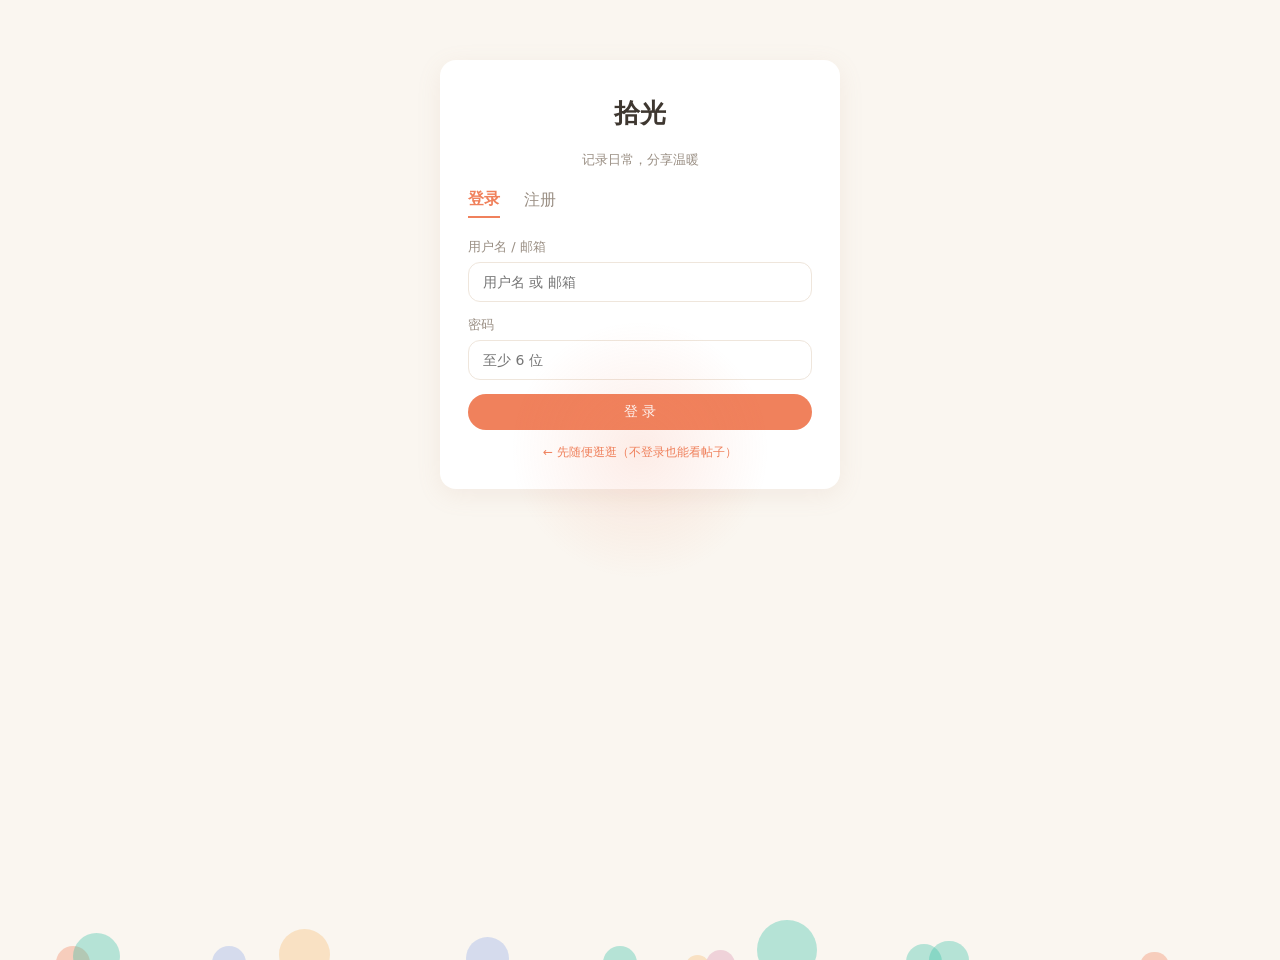
<file: login.html>
<!DOCTYPE html>
<html lang="zh-CN">
<head>
  <meta charset="UTF-8">
  <meta name="viewport" content="width=device-width, initial-scale=1.0">
  <title>登录 / 注册 · 拾光</title>
  <link rel="stylesheet" href="css/style.css">
  <!-- 顺序很重要：先 Supabase 官方库，再我们的公共脚本 -->
  <script src="js/supabase.js"></script>
  <script src="js/app.js"></script>
</head>
<body>
  <!-- 登录 / 注册共用一张卡片，靠切换标签区分 -->
  <div class="form-card card">
    <h1 class="page-title">拾光</h1>
    <p class="muted" style="text-align:center;margin-bottom:20px">记录日常，分享温暖</p>

    <div class="tabs">
      <button class="tab active" id="tabLogin" onclick="switchTab('login')">登录</button>
      <button class="tab" id="tabReg" onclick="switchTab('reg')">注册</button>
    </div>

    <!-- 登录表单 -->
    <form id="loginForm" onsubmit="return false">
      <div class="field">
        <label>用户名 / 邮箱</label>
        <input type="text" id="loginId" placeholder="用户名 或 邮箱" required>
      </div>
      <div class="field">
        <label>密码</label>
        <input type="password" id="loginPwd" placeholder="至少 6 位" required>
      </div>
      <button type="submit" class="btn btn-primary" style="width:100%">登 录</button>
    </form>

    <!-- 注册表单（默认隐藏） -->
    <form id="regForm" style="display:none" onsubmit="return false">
      <div class="field">
        <label>用户名（注册后即是你的昵称）</label>
        <input type="text" id="regUsername" placeholder="4-20位字母、数字或下划线" minlength="4" maxlength="20" required>
      </div>
      <div class="field">
        <label>密码</label>
        <input type="password" id="regPwd" placeholder="至少 6 位" minlength="6" required>
      </div>
      <button type="submit" class="btn btn-primary" style="width:100%">注 册</button>
      <p class="muted" style="margin-top:10px;text-align:center">无需真实邮箱；请牢记密码（虚拟账号无法找回密码）</p>
    </form>

    <p class="form-hint"><a href="index.html">← 先随便逛逛（不登录也能看帖子）</a></p>
  </div>

  <!-- 提示条 -->
  <div id="toast"></div>

  <script>
    /* 提示函数：App 加载失败时退化为浏览器弹窗，保证一定看得到 */
    function tip(msg) {
      if (window.App) { App.showToast(msg); } else { alert(msg); }
    }

    /* 切换"登录 / 注册"标签 */
    function switchTab(which) {
      const isLogin = which === "login";
      document.getElementById("loginForm").style.display = isLogin ? "" : "none";
      document.getElementById("regForm").style.display = isLogin ? "none" : "";
      document.getElementById("tabLogin").classList.toggle("active", isLogin);
      document.getElementById("tabReg").classList.toggle("active", !isLogin);
    }

    /* 用户名转虚拟邮箱：注册/登录都统一转成 email 再交给 Supabase。
   例：用户输 "xiaoming" → 实际账号是 xiaoming@shiguang.user
   登录时如果输入的是真邮箱（含 @）则原样使用，兼容老账号 */
    const FAKE_DOMAIN = "@shiguang.user";
    function toEmail(input) {
      const v = input.trim();
      return v.includes("@") ? v : v.toLowerCase() + FAKE_DOMAIN;
    }

    /* 登录：用邮箱 + 密码换取登录会话
       try/catch 兜底：无论什么错（网络不通/被拦截/密钥错误）都会弹出原因 */
    document.getElementById("loginForm").addEventListener("submit", async (e) => {
      e.preventDefault();   // 阻止表单默认刷新页面
      try {
        const { error } = await App.db.auth.signInWithPassword({
          email: toEmail(document.getElementById("loginId").value),
          password: document.getElementById("loginPwd").value,
        });
        if (error) throw error;
        tip("欢迎回来！");
        App.prefetchPosts();   // 后台预取首页数据进缓存，待会儿首页秒开
        setTimeout(() => (location.href = "index.html"), 600);
      } catch (err) {
        console.error(err);   // F12 控制台能看到原始错误对象
        tip("登录失败：" + (err.message || err));
      }
    });

    /* 注册：用户名 + 密码即完成注册，昵称直接取用户名 */
    document.getElementById("regForm").addEventListener("submit", async (e) => {
      e.preventDefault();
      try {
        const username = document.getElementById("regUsername").value.trim();
        // 校验：4-20 位字母、数字或下划线
        if (!/^[A-Za-z0-9_]{4,20}$/.test(username)) {
          tip("用户名需为 4-20 位字母、数字或下划线");
          return;
        }
        const { data, error } = await App.db.auth.signUp({
          email: username.toLowerCase() + FAKE_DOMAIN,   // 虚拟邮箱
          password: document.getElementById("regPwd").value,
        });
        if (error) throw error;
        // 如果管理员在 Supabase 里关掉了"邮箱确认"，data.session 会直接存在
        if (data.session) {
          // 数据库触发器默认给昵称"用户_xxxxxx"，这里立刻覆盖成注册的用户名
          try {
            await App.db.from("profiles").update({ username }).eq("id", data.user.id);
          } catch (updErr) { console.error(updErr); }
          tip("注册成功，欢迎加入拾光！");
          App.prefetchPosts();   // 后台预取首页数据进缓存
          setTimeout(() => (location.href = "index.html"), 600);
        } else {
          tip("注册成功！请先去邮箱点击确认链接");
        }
      } catch (err) {
        console.error(err);
        tip("注册失败：" + (err.message || err));
      }
    });

    /* 最后才启动背景特效：特效失败也不能影响登录/注册按钮 */
    try { App.initFx(); } catch (err) { console.error(err); }
  </script>
</body>
</html>
</file>
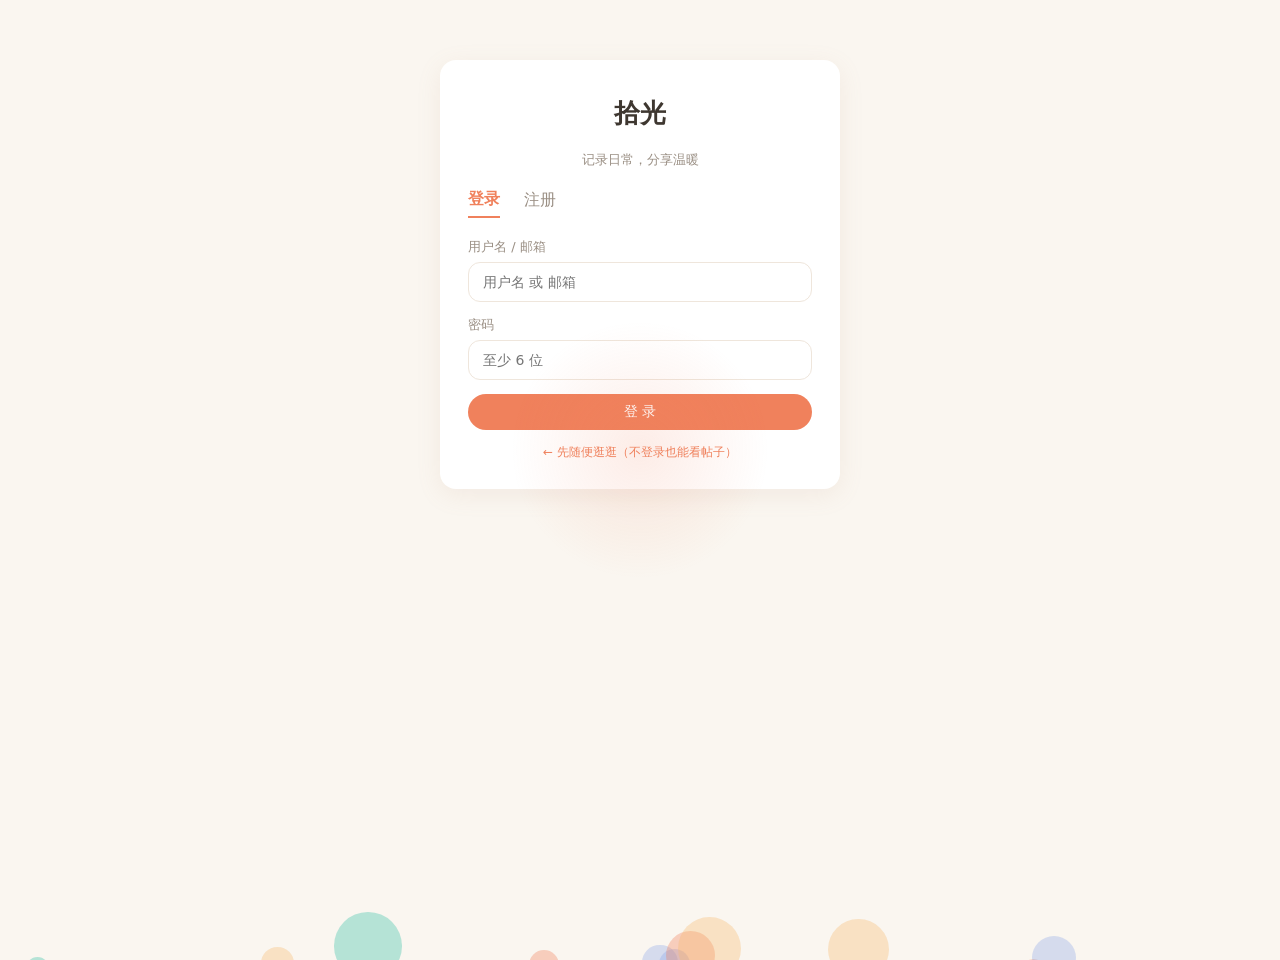
<file: post.html>
<!DOCTYPE html>
<html lang="zh-CN">
<head>
  <meta charset="UTF-8">
  <meta name="viewport" content="width=device-width, initial-scale=1.0">
  <title>发布动态 · 拾光</title>
  <link rel="stylesheet" href="css/style.css">
  <script src="js/supabase.js"></script>
  <script src="js/app.js"></script>
</head>
<body>
  <!-- ============ 顶部导航栏 ============ -->
  <nav class="navbar">
    <a class="logo" href="index.html">拾光</a>
    <div class="nav-right">
      <a class="btn btn-ghost" href="index.html">← 回首页</a>
    </div>
  </nav>

  <main class="container">
    <h1 class="page-title">发布动态</h1>
    <div class="card">
      <div class="field">
        <textarea id="postContent" maxlength="500"
                  placeholder="分享此刻的想法、心情、日常……"></textarea>
        <div style="text-align:right" class="muted">
          <span id="charCount">0</span> / 500
        </div>
      </div>
      <!-- 图片上传（二期）：选图/拖图 → 浏览器本地压缩 → 上传 Supabase 图片桶 -->
      <div class="field">
        <label>图片（选一张，发布前自动压缩）</label>
        <input type="file" id="photoInput" accept="image/*" style="display:none">
        <!-- 拖放区：点这里选图，或把图片文件直接拖进来 -->
        <div class="img-drop" id="dropZone">
          <p>点这里选择图片，或把图片文件直接拖进来</p>
          <button type="button" class="btn btn-ghost" id="pickPhotoBtn">选择图片</button>
        </div>
        <div class="img-preview-wrap" id="imgPreviewWrap" style="display:none">
          <img class="post-img" id="imgPreview" alt="图片预览">
          <button type="button" class="btn btn-ghost" id="removePhotoBtn">移除图片</button>
        </div>
        <p class="muted" style="margin-top:8px">图片会先压缩到长边 1280 像素再上传</p>
      </div>
      <button class="btn btn-primary" id="publishBtn" style="width:100%">发 布</button>
    </div>
  </main>

  <div id="toast"></div>

  <script>
    App.initFx();

    /* 发布页必须登录才能进：未登录直接跳转登录页 */
    App.requireLogin();

    /* 实时显示已输入字数 */
    document.getElementById("postContent").addEventListener("input", (e) => {
      document.getElementById("charCount").textContent = e.target.value.length;
    });

    /* ---------- 图片选择（点击 / 拖拽两种方式）与预览 ---------- */
    let chosenImage = null;    // 选中的原始图片文件
    let previewUrl = null;     // 预览用的临时地址

    /* 把选中的图片文件应用到预览 */
    function applyImage(file) {
      if (!file) return;
      if (!file.type.startsWith("image/")) { App.showToast("只支持图片文件哦"); return; }
      chosenImage = file;
      if (previewUrl) URL.revokeObjectURL(previewUrl);   // 释放上一次的预览地址
      previewUrl = URL.createObjectURL(file);            // 生成本地临时预览地址
      document.getElementById("imgPreview").src = previewUrl;
      document.getElementById("imgPreviewWrap").style.display = "";
    }

    document.getElementById("pickPhotoBtn").addEventListener("click", (e) => {
      e.stopPropagation();
      document.getElementById("photoInput").click();
    });
    document.getElementById("photoInput").addEventListener("change", (e) => applyImage(e.target.files[0]));

    /* 拖拽上传：dragover 必须 preventDefault，浏览器才允许触发 drop */
    const dropZone = document.getElementById("dropZone");
    dropZone.addEventListener("click", () => document.getElementById("photoInput").click());
    ["dragenter", "dragover"].forEach((ev) =>
      dropZone.addEventListener(ev, (e) => { e.preventDefault(); dropZone.classList.add("dragging"); })
    );
    ["dragleave", "drop"].forEach((ev) =>
      dropZone.addEventListener(ev, (e) => { e.preventDefault(); dropZone.classList.remove("dragging"); })
    );
    dropZone.addEventListener("drop", (e) => applyImage(e.dataTransfer.files && e.dataTransfer.files[0]));

    document.getElementById("removePhotoBtn").onclick = () => {
      chosenImage = null;
      document.getElementById("photoInput").value = "";
      document.getElementById("imgPreviewWrap").style.display = "none";
    };

    /* ---------- 发布：有图先传图，再插帖子 ---------- */
    document.getElementById("publishBtn").onclick = async () => {
      const btn = document.getElementById("publishBtn");
      try {
        const content = document.getElementById("postContent").value.trim();
        if (!content) { App.showToast("内容不能为空哦"); return; }

        btn.disabled = true; btn.textContent = "发布中…";
        const me = await App.getUser();

        // 第 1 步：有图 → 压缩 → 上传到 images 桶（每个用户一个文件夹）
        let imageUrl = null;
        if (chosenImage) {
          const blob = await App.compressImage(chosenImage, 1280, 0.85);
          const path = me.id + "/" + Date.now() + ".jpg";
          const { error: upErr } = await App.db.storage
            .from("images")
            .upload(path, blob, { contentType: "image/jpeg" });
          if (upErr) throw upErr;
          // 拿到这张图片的公开网址，一会儿存进 posts 表
          imageUrl = App.db.storage.from("images").getPublicUrl(path).data.publicUrl;
        }

        // 第 2 步：把帖子（含图片地址）插入 posts 表
        const { error } = await App.db
          .from("posts")
          .insert({ user_id: me.id, content, image_url: imageUrl });

        if (error) throw error;
        App.showToast("发布成功！");
        setTimeout(() => (location.href = "index.html"), 600);
      } catch (err) {
        console.error(err);
        btn.disabled = false; btn.textContent = "发 布";
        App.showToast("发布失败：" + (err.message || err));
      }
    };
  </script>
</body>
</html>
</file>
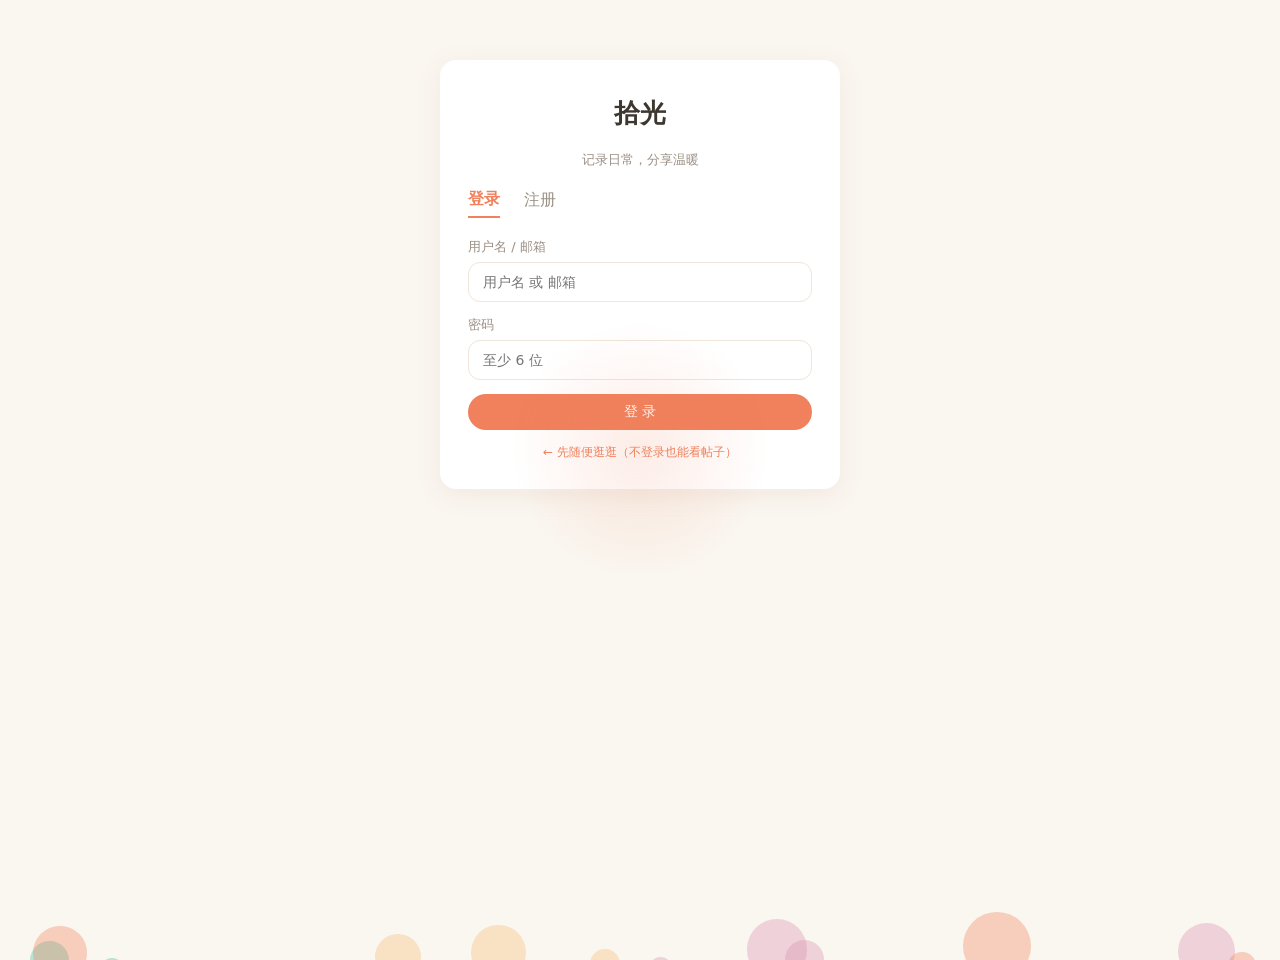
<file: profile.html>
<!DOCTYPE html>
<html lang="zh-CN">
<head>
  <meta charset="UTF-8">
  <meta name="viewport" content="width=device-width, initial-scale=1.0">
  <title>个人主页 · 拾光</title>
  <link rel="stylesheet" href="css/style.css">
  <script src="js/supabase.js"></script>
  <script src="js/app.js"></script>
</head>
<body>
  <!-- ============ 顶部导航栏 ============ -->
  <nav class="navbar">
    <a class="logo" href="index.html">拾光</a>
    <div class="nav-right">
      <a class="btn btn-ghost" href="index.html">← 回首页</a>
    </div>
  </nav>

  <main class="container">
    <!-- 个人资料卡（含编辑入口） -->
    <div id="profileCard"></div>

    <!-- 自己的主页才有"收藏"标签（收藏内容对别人保密） -->
    <div class="tabs" id="profileTabs" style="display:none">
      <button class="tab active" id="tabPosts">动态</button>
      <button class="tab" id="tabFavs">收 藏</button>
    </div>

    <!-- 编辑资料的折叠表单（只有本人才显示） -->
    <div class="card" id="editForm" style="display:none">
      <div class="post-title" style="margin-bottom:14px">编辑资料</div>
      <div class="field">
        <label>昵称</label>
        <input type="text" id="editUsername" maxlength="20">
      </div>
      <div class="field">
        <label>个人简介</label>
        <textarea id="editBio" maxlength="100" style="min-height:70px"></textarea>
      </div>
      <button class="btn btn-primary" id="saveProfileBtn">保存</button>
    </div>

    <!-- TA 的动态列表 -->
    <div id="postList"></div>
    <div class="empty" id="emptyTip" style="display:none">
      TA 还没有发布动态<br><br>
    </div>
  </main>

  <div id="toast"></div>

  <script>
    App.initFx();

    /* 网址里 ?user=xxx 表示看别人的主页；没有则是看自己的 */
    let profileId = new URLSearchParams(location.search).get("user");
    let isMe = false;

    async function init() {
      const me = await App.getUser();
      if (!profileId) {
        if (!me) { location.href = "login.html"; return; }
        profileId = me.id;   // 没指定就默认看自己
      }
      isMe = me && me.id === profileId;

      /* ---------- 1. 加载这个人 profile 表中的资料 ----------
         profiles 表在注册时由触发器自动创建一行，所以一定有数据 */
      const { data: profile, error } = await App.db
        .from("profiles")
        .select("id, username, bio, created_at")
        .eq("id", profileId)
        .single();

      if (error || !profile) {
        document.getElementById("profileCard").innerHTML =
          '<div class="card empty">用户不存在</div>';
        return;
      }

      /* ---------- 2. 统计他的帖子数 ---------- */
      const { count: postCount } = await App.db
        .from("posts")
        .select("*", { count: "exact", head: true })
        .eq("user_id", profileId);

      document.getElementById("profileCard").innerHTML = `
        <div class="card" style="text-align:center">
          ${App.avatarHtml(profile.username, true)}
          <div class="post-title" style="margin-top:10px">${App.esc(profile.username)}</div>
          ${profile.bio ? `<p class="muted">${App.esc(profile.bio)}</p>` : '<p class="muted">这个人很懒，还没有写简介</p>'}
          <p class="muted" style="margin-top:8px">
            动态 ${postCount ?? 0} · 加入于 ${profile.created_at ? profile.created_at.slice(0, 10) : "-"}
          </p>
          ${isMe ? '<button class="btn btn-ghost" id="editBtn" style="margin-top:10px">编辑资料</button>' : ""}
        </div>`;

      /* ---------- 3. 本人可以编辑昵称和简介 ---------- */
      if (isMe) {
        document.getElementById("editBtn").onclick = () => {
          const form = document.getElementById("editForm");
          form.style.display = form.style.display === "none" ? "" : "none";
          document.getElementById("editUsername").value = profile.username;
          document.getElementById("editBio").value = profile.bio || "";
        };
        document.getElementById("saveProfileBtn").onclick = async () => {
          const { error } = await App.db
            .from("profiles")
            .update({
              username: document.getElementById("editUsername").value.trim() || profile.username,
              bio: document.getElementById("editBio").value.trim(),
            })
            .eq("id", profileId);   // RLS 策略保证只能改自己的行
          if (error) { App.showToast("保存失败：" + error.message); return; }
          App.showToast("保存成功");
          init();   // 重新加载资料
        };
      }

      /* ---------- 4. "动态 / 收藏"两个标签页 ---------- */
      const list = document.getElementById("postList");
      const emptyTip = document.getElementById("emptyTip");

      function showErr(err) {
        console.error(err);
        emptyTip.style.display = "";
        emptyTip.innerHTML = "加载失败：" + err.message + "<br>请检查网络后刷新重试";
      }

      /* 加载动态（默认标签） */
      async function showPosts() {
        const posts = await App.fetchPostList({ userId: profileId });
        list.innerHTML = posts.map(App.renderPostCard).join("");
        emptyTip.style.display = posts.length ? "none" : "";
        emptyTip.innerHTML = "TA 还没有发布动态";
      }

      /* 加载我的收藏：先查 favorites 表拿到收藏的帖子 id，
         再交给公共函数按 id 查（顺便带上作者/点赞数等统计）。
         收藏是私密的，数据库 RLS 策略保证"只能读自己的收藏"。 */
      async function showFavs() {
        const { data: favs } = await App.db
          .from("favorites")
          .select("post_id")
          .eq("user_id", profileId);
        const ids = (favs || []).map((r) => r.post_id);

        if (ids.length === 0) {
          list.innerHTML = "";
          emptyTip.style.display = "";
          emptyTip.innerHTML = "还没有收藏，去首页给喜欢的帖子点收藏吧";
          return;
        }
        const posts = await App.fetchPostList({ ids, limit: 200 });
        list.innerHTML = posts.map(App.renderPostCard).join("");
        emptyTip.style.display = posts.length ? "none" : "";
      }

      /* 切换标签高亮 */
      function switchTab(which) {
        document.getElementById("tabPosts").classList.toggle("active", which === "posts");
        document.getElementById("tabFavs").classList.toggle("active", which === "favs");
      }

      /* 只有本人能看到收藏标签 */
      if (isMe) {
        document.getElementById("profileTabs").style.display = "";
        document.getElementById("tabPosts").onclick = () => {
          switchTab("posts");
          showPosts().catch(showErr);
        };
        document.getElementById("tabFavs").onclick = () => {
          switchTab("favs");
          showFavs().catch(showErr);
        };
      }

      await showPosts();
    }

    init().catch((err) => {
      console.error(err);
      document.getElementById("profileCard").innerHTML =
        '<div class="card empty">加载失败：' + err.message + '<br>请检查网络后刷新重试</div>';
    });
  </script>
</body>
</html>
</file>
<file: css/style.css>
/* ============================================================
   拾光 · 日常分享社区 —— 全局样式表
   风格：清新简约 + 温暖治愈
   （奶油色背景 + 珊瑚橙主色 + 薄荷青辅色，圆角卡片，柔和阴影）
   ============================================================ */

/* ---------- 配色变量：想换整体色调，改这里就行 ---------- */
:root {
  --bg: #FAF6F0;            /* 页面奶油底色 */
  --card: #FFFFFF;          /* 卡片白色 */
  --ink: #3E3730;           /* 主文字：暖灰色 */
  --muted: #9A8F84;         /* 次要文字 */
  --primary: #F0815C;       /* 主色：珊瑚橙（按钮、强调） */
  --primary-soft: #FDE9E1;  /* 主色的浅色背景 */
  --accent: #35BFA6;        /* 辅色：薄荷青（小点缀） */
  --line: #EFE6DC;          /* 边框 / 分割线 */
  --shadow: 0 6px 24px rgba(190, 150, 120, 0.12); /* 柔和阴影 */
  --radius: 16px;           /* 卡片圆角 */
}

/* ---------- 基础重置 ---------- */
* { margin: 0; padding: 0; box-sizing: border-box; }

body {
  font-family: "PingFang SC", "Microsoft YaHei", system-ui, sans-serif;
  background: var(--bg);
  color: var(--ink);
  min-height: 100vh;
  overflow-x: hidden;
}

a { color: var(--primary); text-decoration: none; }

/* ============================================================
   背景互动元素：浮动气泡 + 跟随鼠标的光斑
   （全部由 js/app.js 的 initFx() 动态生成）
   ============================================================ */
.bubble {
  position: fixed;          /* 固定在屏幕，不随滚动移动 */
  bottom: -80px;            /* 从屏幕下方冒出来 */
  border-radius: 50%;
  opacity: 0.35;
  pointer-events: none;     /* 重要：不阻挡鼠标点击 */
  animation: floatUp linear infinite; /* 每个泡泡的时长/大小由 JS 随机 */
  z-index: 0;
}

@keyframes floatUp {
  from { transform: translateY(0) rotate(0deg); }
  to   { transform: translateY(-115vh) rotate(360deg); } /* 飘到屏幕外 */
}

/* 跟随鼠标的光斑 */
#glow {
  position: fixed;
  width: 280px; height: 280px;
  top: 0; left: 0;
  background: radial-gradient(circle, rgba(240, 129, 92, 0.15), transparent 65%);
  border-radius: 50%;
  pointer-events: none;     /* 光斑不挡点击 */
  z-index: 0;
  transform: translate(-50%, -50%);
}

/* 用户开启"减少动态效果"时，自动关掉飘动动画（无障碍小细节） */
@media (prefers-reduced-motion: reduce) {
  .bubble { animation: none; }
  #glow { display: none; }
}

/* ============================================================
   顶部导航栏
   ============================================================ */
.navbar {
  position: sticky; top: 0; z-index: 10;
  display: flex; align-items: center; justify-content: space-between;
  padding: 12px 24px;
  background: rgba(250, 246, 240, 0.88);
  backdrop-filter: blur(10px);   /* 毛玻璃效果 */
  border-bottom: 1px solid var(--line);
}

.logo {
  font-size: 22px; font-weight: 700;
  color: var(--primary);
}

.nav-right { display: flex; gap: 10px; align-items: center; }

/* ============================================================
   按钮
   ============================================================ */
.btn {
  display: inline-block;
  padding: 9px 18px;
  border: none; border-radius: 999px;  /* 胶囊形按钮 */
  font-size: 14px;
  cursor: pointer;
  transition: all 0.2s;
}

.btn-primary {
  background: var(--primary);
  color: #fff;
}

.btn-ghost {
  background: transparent;
  border: 1px solid var(--line);
  color: var(--ink);
}

.btn:hover { transform: translateY(-1px); filter: brightness(1.05); }
.btn:active { transform: translateY(0); }

/* ============================================================
   页面主体容器 + 卡片
   ============================================================ */
.container {
  max-width: 640px;            /* 帖子区域居中，宽度适中 */
  margin: 24px auto;
  padding: 0 16px;
  position: relative;
  z-index: 1;                  /* 盖在气泡上面 */
}

.card {
  background: var(--card);
  border-radius: var(--radius);
  box-shadow: var(--shadow);
  padding: 20px;
  margin-bottom: 16px;
}

.page-title {
  font-size: 26px; font-weight: 700;
  margin: 8px 0 20px;
  text-align: center;
}

.muted { color: var(--muted); font-size: 13px; }

.empty {
  text-align: center;
  color: var(--muted);
  padding: 40px 0;
  font-size: 14px;
}

/* ============================================================
   帖子卡片（首页 / 个人主页共用，HTML 由 app.js 生成）
   ============================================================ */
.post-card {
  transition: box-shadow 0.2s;
  cursor: pointer;
}
.post-card:hover { box-shadow: 0 10px 30px rgba(190, 150, 120, 0.2); }

.post-head { display: flex; align-items: center; gap: 10px; margin-bottom: 12px; }

/* 头像：圆形 + 取名字第一个字，背景色由名字自动生成 */
.avatar {
  width: 40px; height: 40px;
  border-radius: 50%;
  display: flex; align-items: center; justify-content: center;
  color: #fff; font-weight: 700; font-size: 16px;
  flex-shrink: 0;
}
.avatar.large { width: 72px; height: 72px; font-size: 30px; }

.post-user { font-weight: 600; font-size: 15px; }
.post-title { font-weight: 600; font-size: 15px; }
.post-time { font-size: 12px; color: var(--muted); }

/* 正文：保留换行（white-space: pre-wrap） */
.post-content {
  line-height: 1.7;
  font-size: 15px;
  white-space: pre-wrap;
  word-break: break-word;
}

/* 底部操作行：点赞 / 评论 / 收藏 */
.post-actions {
  display: flex; gap: 20px;
  margin-top: 14px;
  padding-top: 12px;
  border-top: 1px solid var(--line);
}

/* 操作按钮本身是 <button>，放在 .post-card 里点击时不触发卡片跳转 */
.action-btn {
  background: none; border: none;
  font-size: 14px; color: var(--muted);
  cursor: pointer;
  padding: 2px 4px;
}
.action-btn.active { color: var(--primary); font-weight: 600; }
.action-btn:hover { color: var(--primary); }

/* 删除按钮：低调的暗红色 */
.action-btn.del { color: #C9483F; }
.action-btn.del:hover { color: #C9483F; }

/* ============================================================
   首页筛选栏（二期会扩展：热度 / 点赞 / 关键词搜索）
   ============================================================ */
.filter-bar {
  display: flex; gap: 8px; align-items: center;
  flex-wrap: wrap;
  margin-bottom: 16px;
}

.chip {
  padding: 6px 14px;
  border-radius: 999px;
  border: 1px solid var(--line);
  background: var(--card);
  font-size: 13px;
  color: var(--muted);
  cursor: pointer;
}
.chip.active {
  background: var(--primary-soft);
  border-color: var(--primary);
  color: var(--primary);
  font-weight: 600;
}

.search-input {
  flex: 1; min-width: 160px;
  padding: 7px 14px;
  border: 1px solid var(--line);
  border-radius: 999px;
  background: var(--card);
  font-size: 13px;
  outline: none;
}
.search-input:focus { border-color: var(--primary); }

/* ============================================================
   表单（登录 / 注册 / 发布 / 编辑资料）
   ============================================================ */
.form-card {
  max-width: 400px;
  margin: 60px auto;
  padding: 28px;
}

/* 登录页的"登录 / 注册"切换标签 */
.tabs { display: flex; gap: 24px; margin-bottom: 20px; }
.tab {
  background: none; border: none;
  font-size: 16px; color: var(--muted);
  cursor: pointer;
  padding-bottom: 6px;
}
.tab.active {
  color: var(--primary);
  font-weight: 700;
  border-bottom: 2px solid var(--primary);
}

.field { margin-bottom: 14px; }
.field label { display: block; font-size: 13px; color: var(--muted); margin-bottom: 6px; }

input[type="text"], input[type="email"], input[type="password"], textarea {
  width: 100%;
  padding: 11px 14px;
  border: 1px solid var(--line);
  border-radius: 12px;
  background: var(--card);
  font-size: 14px;
  font-family: inherit;
  outline: none;
}
input:focus, textarea:focus { border-color: var(--primary); }

textarea { resize: vertical; min-height: 120px; }

.form-hint { font-size: 12px; color: var(--muted); text-align: center; margin-top: 14px; }

/* ============================================================
   评论区（帖子详情页）
   ============================================================ */
.comment-item {
  display: flex; gap: 10px;
  padding: 14px 0;
  border-bottom: 1px solid var(--line);
}
.comment-body { flex: 1; }
.comment-user { font-weight: 600; font-size: 14px; }
.comment-content { font-size: 14px; line-height: 1.6; margin-top: 2px; white-space: pre-wrap; }
.comment-foot { margin-top: 6px; display: flex; gap: 16px; align-items: center; }

.comment-input-row {
  display: flex; gap: 10px;
  margin-top: 16px;
}
.comment-input-row input {
  flex: 1;
}

/* ============================================================
   底部提示漂浮条（toast）
   ============================================================ */
#toast {
  position: fixed;
  top: 20px; left: 50%;
  transform: translateX(-50%);
  background: var(--ink);
  color: #fff;
  padding: 10px 22px;
  border-radius: 999px;
  font-size: 14px;
  z-index: 99;
  opacity: 0;
  transition: opacity 0.25s;
  pointer-events: none;
}
#toast.show { opacity: 0.92; }

/* ============================================================
   二期：瀑布流布局 / 帖子图片 / 视图切换
   ============================================================ */

/* 瀑布流用 CSS 多列布局实现：浏览器自动把卡片排成 N 列，
   卡片高度可以不齐（break-inside: avoid 防止卡片被列截断） */
#postList.masonry {
  columns: 2;
  column-gap: 16px;
}
#postList.masonry .post-card {
  break-inside: avoid;
  display: inline-block;
  width: 100%;
}
@media (max-width: 560px) {
  #postList.masonry { columns: 1; }   /* 手机屏幕窄，一列更舒服 */
}

/* 帖子图片：圆角、铺满卡片宽度、懒加载 */
.post-img {
  width: 100%;
  border-radius: 12px;
  margin-top: 12px;
  display: block;
  background: var(--surface-muted);
  object-fit: cover;
}

/* "加载更多"按钮 */
#loadMore {
  margin-bottom: 16px;
  color: var(--muted);
}
#loadMore:hover {
  color: var(--primary);
  border-color: var(--primary);
}

/* 瀑布流/列表切换按钮组：靠筛选栏最右 */
.view-switch {
  display: inline-flex;
  gap: 8px;
  margin-left: auto;
}

/* 发布页：拖放选图区与预览 */
.img-drop {
  border: 2px dashed var(--line);
  border-radius: 12px;
  padding: 18px 12px;
  text-align: center;
  color: var(--muted);
  cursor: pointer;
  transition: border-color 0.2s, background 0.2s;
}
.img-drop p { margin-bottom: 10px; font-size: 13px; }
.img-drop.dragging {
  border-color: var(--primary);
  background: var(--primary-soft);
}
.img-preview-wrap { margin-top: 12px; }
.img-preview-wrap .post-img { margin-top: 0; }
.img-preview-wrap .btn { margin-top: 10px; }
</file>
